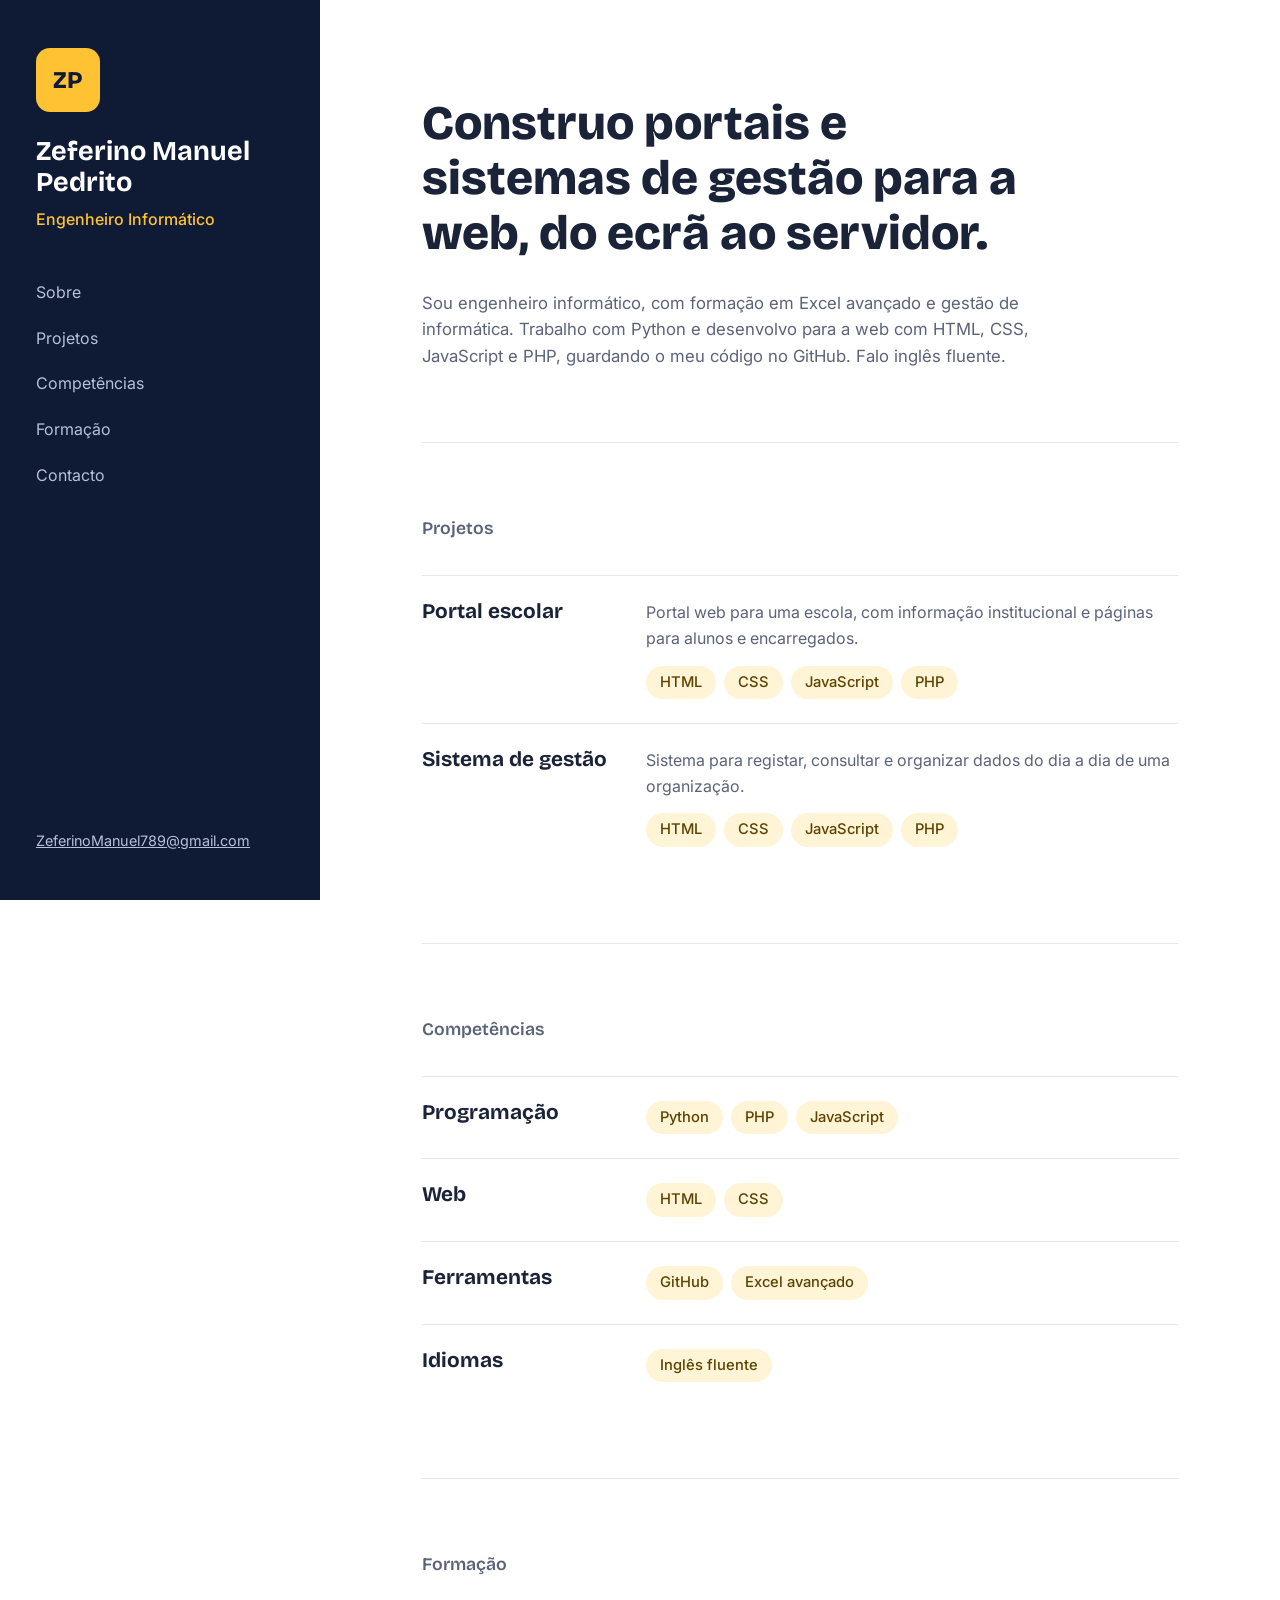
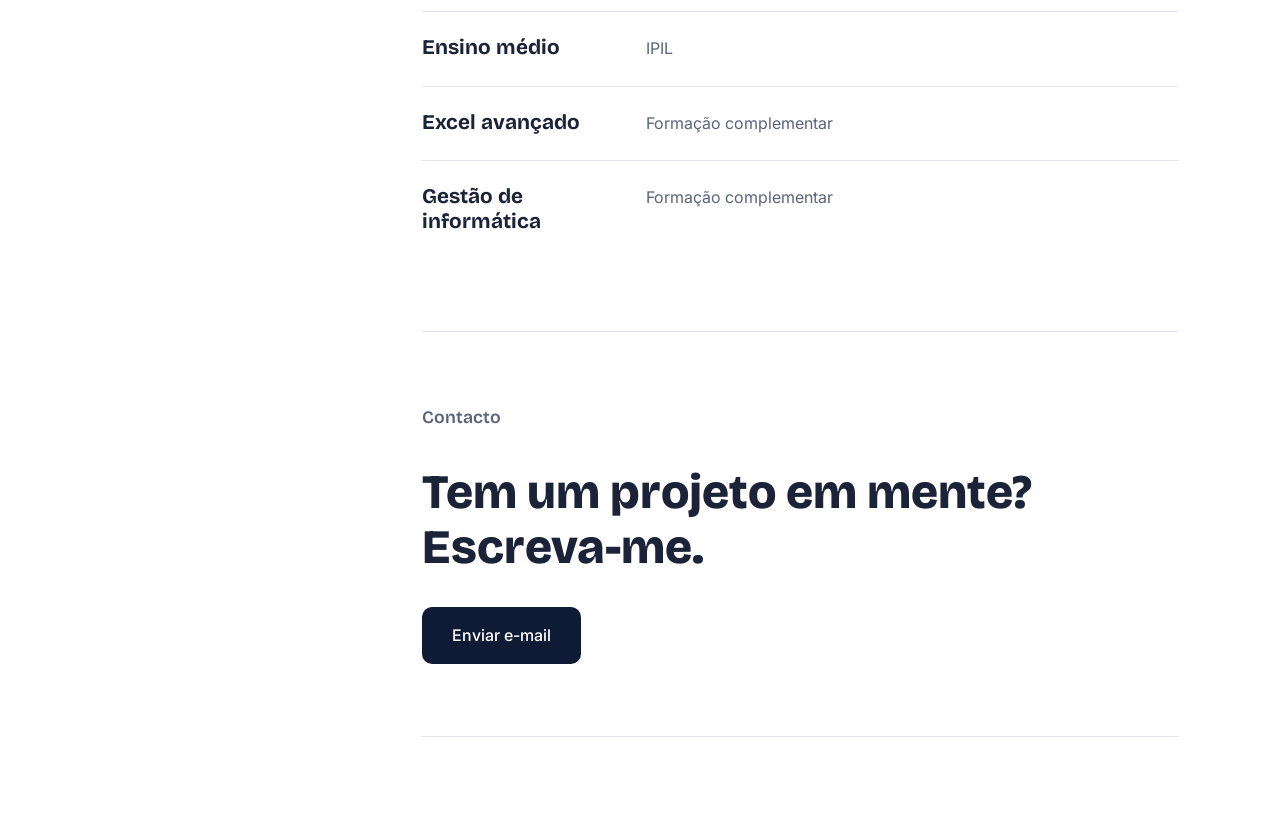
<file: index.html>
<!DOCTYPE html>
<html lang="pt">
<head>
  <meta charset="UTF-8">
  <meta name="viewport" content="width=device-width, initial-scale=1">
  <title>Zeferino Manuel Pedrito | Engenheiro Informático</title>
  <link rel="preconnect" href="https://fonts.googleapis.com">
  <link rel="preconnect" href="https://fonts.gstatic.com" crossorigin>
  <link href="https://fonts.googleapis.com/css2?family=Bricolage+Grotesque:wght@600;800&family=Inter:wght@400;500&display=swap" rel="stylesheet">
  <link rel="stylesheet" href="style.css">
</head>
<body>

  <aside class="lateral">
    <div>
      <p class="iniciais">ZP</p>
      <h1>Zeferino Manuel Pedrito</h1>
      <p class="funcao">Engenheiro Informático</p>

      <nav>
        <a href="#sobre">Sobre</a>
        <a href="#projetos">Projetos</a>
        <a href="#competencias">Competências</a>
        <a href="#formacao">Formação</a>
        <a href="#contacto">Contacto</a>
      </nav>
    </div>

    <a class="email" href="mailto:ZeferinoManuel789@gmail.com">ZeferinoManuel789@gmail.com</a>
  </aside>

  <main>
    <section class="abertura" id="sobre">
      <p class="grande">Construo portais e sistemas de gestão para a web, do ecrã ao servidor.</p>
      <p class="texto">Sou engenheiro informático, com formação em Excel avançado e gestão de informática. Trabalho com Python e desenvolvo para a web com HTML, CSS, JavaScript e PHP, guardando o meu código no GitHub. Falo inglês fluente.</p>
    </section>

    <section id="projetos">
      <h2>Projetos</h2>

      <article class="projeto">
        <h3>Portal escolar</h3>
        <div>
          <p>Portal web para uma escola, com informação institucional e páginas para alunos e encarregados.</p>
          <ul class="etiquetas">
            <li>HTML</li><li>CSS</li><li>JavaScript</li><li>PHP</li>
          </ul>
        </div>
      </article>

      <article class="projeto">
        <h3>Sistema de gestão</h3>
        <div>
          <p>Sistema para registar, consultar e organizar dados do dia a dia de uma organização.</p>
          <ul class="etiquetas">
            <li>HTML</li><li>CSS</li><li>JavaScript</li><li>PHP</li>
          </ul>
        </div>
      </article>
    </section>

    <section id="competencias">
      <h2>Competências</h2>

      <div class="linha">
        <h3>Programação</h3>
        <ul class="etiquetas"><li>Python</li><li>PHP</li><li>JavaScript</li></ul>
      </div>
      <div class="linha">
        <h3>Web</h3>
        <ul class="etiquetas"><li>HTML</li><li>CSS</li></ul>
      </div>
      <div class="linha">
        <h3>Ferramentas</h3>
        <ul class="etiquetas"><li>GitHub</li><li>Excel avançado</li></ul>
      </div>
      <div class="linha">
        <h3>Idiomas</h3>
        <ul class="etiquetas"><li>Inglês fluente</li></ul>
      </div>
    </section>

    <section id="formacao">
      <h2>Formação</h2>

      <div class="linha">
        <h3>Ensino médio</h3>
        <p>IPIL</p>
      </div>
      <div class="linha">
        <h3>Excel avançado</h3>
        <p>Formação complementar</p>
      </div>
      <div class="linha">
        <h3>Gestão de informática</h3>
        <p>Formação complementar</p>
      </div>
    </section>

    <section class="contacto" id="contacto">
      <h2>Contacto</h2>
      <p class="grande">Tem um projeto em mente? Escreva-me.</p>
      <a class="botao" href="mailto:ZeferinoManuel789@gmail.com">Enviar e-mail</a>
    </section>

    <footer>
</file>
<file: style.css>
:root {
  --tinta: #0f1a35;
  --tinta-clara: #1a2850;
  --dourado: #ffc233;
  --fundo: #ffffff;
  --texto: #1b2338;
  --suave: #5a6379;
  --linha: #e3e6ee;
  --claro: #b8c0d8;
}

* { box-sizing: border-box; margin: 0; padding: 0; }
html { scroll-behavior: smooth; }

body {
  font-family: "Inter", system-ui, sans-serif;
  color: var(--texto);
  background: var(--fundo);
  line-height: 1.6;
  display: grid;
  grid-template-columns: 320px 1fr;
}

h1, h2, h3, .iniciais, .grande { font-family: "Bricolage Grotesque", system-ui, sans-serif; }

a:focus-visible { outline: 3px solid var(--dourado); outline-offset: 3px; }

/* ---------- Painel lateral fixo ---------- */
.lateral {
  position: sticky;
  top: 0;
  height: 100vh;
  display: flex;
  flex-direction: column;
  justify-content: space-between;
  padding: 48px 36px;
  background: var(--tinta);
  color: #fff;
}
.iniciais {
  display: grid;
  place-items: center;
  width: 64px;
  height: 64px;
  margin-bottom: 24px;
  background: var(--dourado);
  color: var(--tinta);
  font-weight: 800;
  font-size: 1.5rem;
  border-radius: 14px;
}
.lateral h1 { font-size: 1.7rem; line-height: 1.15; }
.funcao { margin-top: 8px; color: var(--dourado); font-weight: 500; }

.lateral nav { margin-top: 40px; display: grid; gap: 4px; }
.lateral nav a {
  color: var(--claro);
  text-decoration: none;
  padding: 8px 12px;
  margin-left: -12px;
  border-radius: 8px;
  transition: background 0.2s, color 0.2s;
}
.lateral nav a:hover { background: var(--tinta-clara); color: #fff; }

.email { color: var(--claro); font-size: 0.9rem; word-break: break-all; }
.email:hover { color: var(--dourado); }

/* ---------- Conteúdo ---------- */
main { padding: 0 8vw; max-width: 980px; }
section { padding: 72px 0; border-bottom: 1px solid var(--linha); }

.abertura { padding-top: 96px; }
.grande {
  font-size: clamp(1.8rem, 4.2vw, 3rem);
  font-weight: 800;
  line-height: 1.15;
  max-width: 20ch;
}
.texto { margin-top: 28px; max-width: 60ch; color: var(--suave); font-size: 1.05rem; }

h2 {
  font-size: 1.1rem;
  font-weight: 600;
  color: var(--suave);
  margin-bottom: 32px;
}

/* Linhas: título à esquerda, conteúdo à direita */
.projeto, .linha {
  display: grid;
  grid-template-columns: 200px 1fr;
  gap: 24px;
  padding: 24px 0;
  border-top: 1px solid var(--linha);
}
.projeto h3, .linha h3 { font-size: 1.3rem; line-height: 1.2; }
.projeto p, .linha p { color: var(--suave); }

/* Etiquetas */
.etiquetas { list-style: none; display: flex; flex-wrap: wrap; gap: 8px; margin-top: 14px; }
.linha .etiquetas { margin-top: 0; }
.etiquetas li {
  background: #fff4d6;
  color: #5c4300;
  padding: 5px 14px;
  border-radius: 999px;
  font-size: 0.92rem;
  font-weight: 500;
}

/* Contacto */
.contacto { border-bottom: 0; }
.contacto .grande { margin-bottom: 32px; }
.botao {
  display: inline-block;
  background: var(--tinta);
  color: #fff;
  padding: 16px 30px;
  border-radius: 10px;
  text-decoration: none;
  font-weight: 500;
  transition: background 0.2s, color 0.2s;
}
.botao:hover { background: var(--dourado); color: var(--tinta); }

footer { padding: 28px 0 48px; color: var(--suave); font-size: 0.9rem; border-top: 1px solid var(--linha); }

/* ---------- Telemóvel ---------- */
@media (max-width: 860px) {
  body { grid-template-columns: 1fr; }
  .lateral { position: static; height: auto; gap: 28px; padding: 36px 6vw; }
  .lateral nav { display: flex; flex-wrap: wrap; gap: 4px 16px; margin-top: 24px; }
  .lateral nav a { margin-left: 0; padding: 6px 0; }
  main { padding: 0 6vw; }
  .projeto, .linha { grid-template-columns: 1fr; gap: 10px; }
}
</file>
